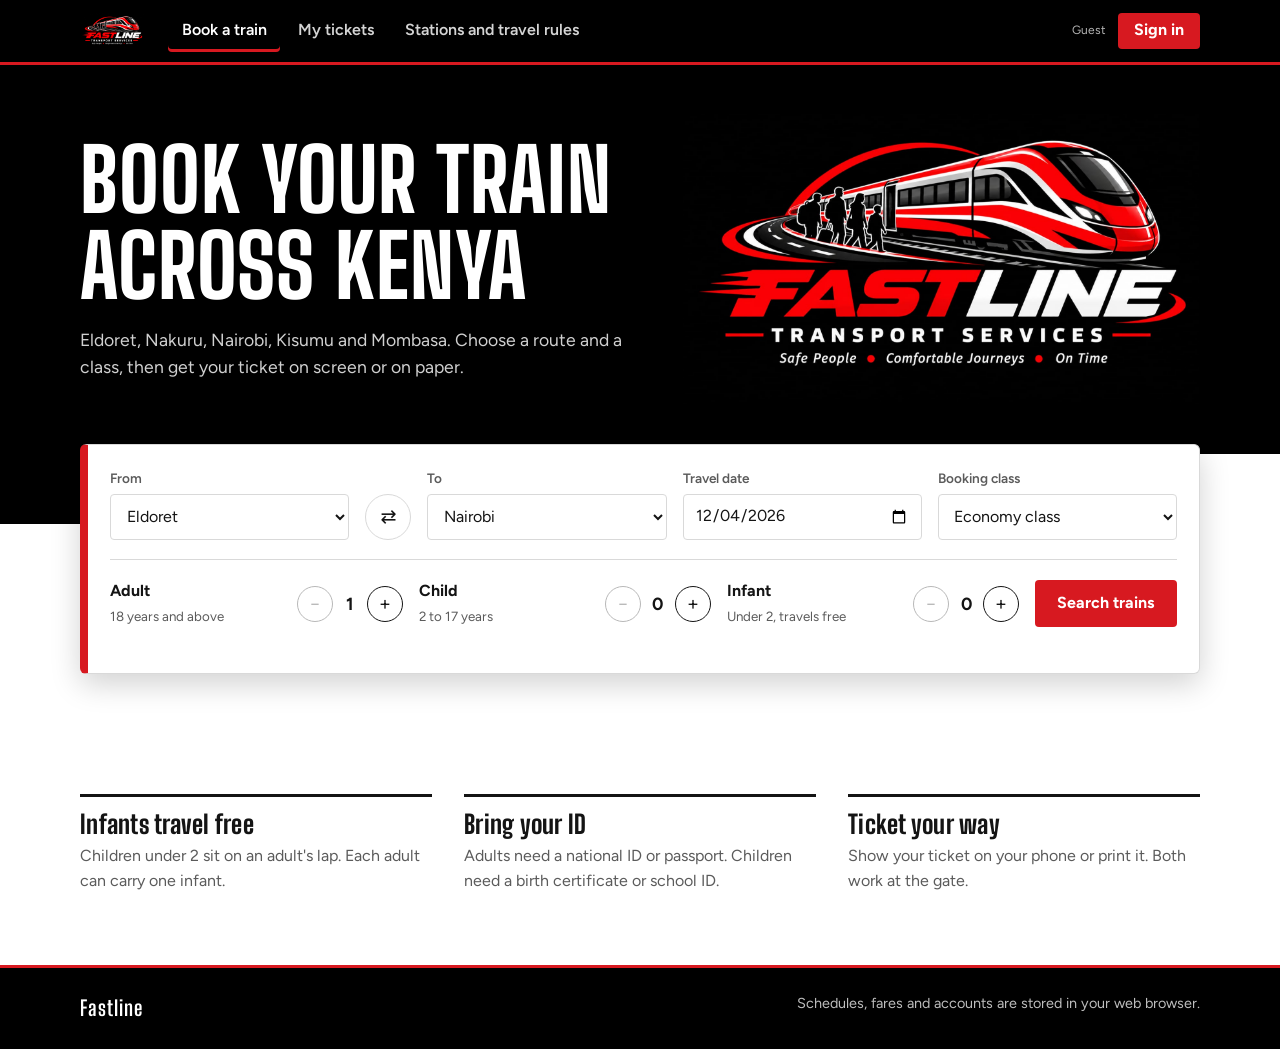
<file: index.html>
<!DOCTYPE html>
<html lang="en">
<head>
<meta charset="utf-8">
<meta name="viewport" content="width=device-width, initial-scale=1, viewport-fit=cover">
<title>Fastline - Train booking</title>
<link rel="preconnect" href="https://fonts.googleapis.com">
<link rel="preconnect" href="https://fonts.gstatic.com" crossorigin>
<link href="https://fonts.googleapis.com/css2?family=Big+Shoulders+Display:wght@700;800&family=Figtree:wght@400;500;600;700&display=swap" rel="stylesheet">
<link rel="stylesheet" href="style.css">
</head>
<body>
<header class="top">
  <div class="wrap">
    <button class="logo" data-action="nav" data-view="book" aria-label="Fastline home">
     <img src="logo-wordmark.jpg" alt="Fastline" width="300" height="36">
    </button>
    <nav class="nav" aria-label="Main">
      <button data-action="nav" data-view="book">Book a train</button>
      <button data-action="nav" data-view="tickets">My tickets</button>
      <button data-action="nav" data-view="info">Stations and travel rules</button>
    </nav>
    <div class="acct" id="acct"></div>
  </div>
</header>

<main id="app"></main>

<footer>
  <div class="wrap">
    <b>Fastline</b>
    <span>Schedules, fares and accounts  are  stored in your web browser.</span>
  </div>
</footer>

<dialog id="authDlg" aria-labelledby="authTitle"><div class="dlg" id="authBody"></div></dialog>
<div class="toast" id="toast" role="status" aria-live="polite"></div>

<script src="app.js"></script>
</body>
</html>
</file>
<file: style.css>
:root{
  --red:#d71920; --red-d:#a80f15; --red-text:#c4121a;
  --bg:#ffffff; --ink:#141414; --muted:#5b5b5b; --surface:#f3f3f3; --line:#d9d9d9; --card:#ffffff;
  --btn-dark-bg:#000; --btn-dark-fg:#fff;
  --display:"Big Shoulders Display","Arial Narrow",Impact,sans-serif;
  --body:"Figtree",system-ui,-apple-system,"Segoe UI",Roboto,sans-serif;
  box-sizing:border-box;
  padding-top:env(safe-area-inset-top,0px);
  padding-bottom:env(safe-area-inset-bottom,0px);
  color-scheme:light;
}
@media (prefers-color-scheme: dark){
  :root:not([data-theme="light"]){
    --bg:#101010; --ink:#f2f2f2; --muted:#adadad; --surface:#1b1b1b; --line:#343434; --card:#181818;
    --red-text:#ff6a70; --btn-dark-bg:#fff; --btn-dark-fg:#000; color-scheme:dark;
  }
}
:root[data-theme="dark"]{
  --bg:#101010; --ink:#f2f2f2; --muted:#adadad; --surface:#1b1b1b; --line:#343434; --card:#181818;
  --red-text:#ff6a70; --btn-dark-bg:#fff; --btn-dark-fg:#000; color-scheme:dark;
}
*,*::before,*::after{box-sizing:inherit}
html{scroll-padding-top:calc(env(safe-area-inset-top,0px) + 90px)}
body{margin:0;background:var(--bg);color:var(--ink);font:16px/1.55 var(--body);-webkit-text-size-adjust:100%}
h1,h2,h3{font-family:var(--display);font-weight:800;line-height:1;margin:0;letter-spacing:.01em}
p{margin:0}
button,input,select{font:inherit;color:inherit}
:focus-visible{outline:3px solid var(--red);outline-offset:2px}
.wrap{width:min(1120px,100% - 2rem);margin-inline:auto}

/* header */
.top{position:sticky;top:env(safe-area-inset-top,0px);z-index:30;background:#000;color:#fff;border-bottom:3px solid var(--red)}
.top .wrap{display:flex;flex-wrap:wrap;align-items:center;gap:.5rem 1.5rem;padding-block:.6rem}
.logo{display:flex;align-items:center;gap:.65rem;color:#fff;text-decoration:none;font-family:var(--display);font-weight:800;font-size:1.9rem;letter-spacing:.04em;text-transform:uppercase;background:none;border:0;cursor:pointer;padding:0}
.logo{max-width:100%}
.logo img{display:block;height:36px;width:auto;max-width:100%;object-fit:contain;mix-blend-mode:lighten}
.nav{display:flex;gap:.25rem;margin-right:auto;overflow-x:auto}
.nav button{background:none;border:0;color:#d4d4d4;padding:.55rem .85rem;border-radius:4px;cursor:pointer;font-weight:600;white-space:nowrap}
.nav button:hover{color:#fff}
.nav button[aria-current="page"]{color:#fff;box-shadow:inset 0 -3px 0 var(--red)}
.acct{display:flex;align-items:center;gap:.75rem}
.who{display:flex;flex-direction:column;line-height:1.15;text-align:right}
.who small{color:#b5b5b5;font-size:.75rem}
.who b{font-size:.95rem}
.link{background:none;border:0;color:inherit;text-decoration:underline;cursor:pointer;padding:.25rem}
.acct .link{color:#fff}

/* buttons / fields */
.btn{display:inline-flex;align-items:center;justify-content:center;gap:.5rem;min-height:46px;padding:.7rem 1.4rem;background:var(--red);color:#fff;border:0;border-radius:4px;font-weight:700;cursor:pointer;text-decoration:none}
.btn:hover{background:var(--red-d)}
.btn:disabled{background:#4a4a4a;color:#bdbdbd;cursor:not-allowed}
.btn.sm{min-height:36px;padding:.35rem 1rem}
.btn.dark{background:var(--btn-dark-bg);color:var(--btn-dark-fg)}
.btn.dark:hover{opacity:.85}
.btn.ghost{background:transparent;color:var(--ink);box-shadow:inset 0 0 0 1.5px var(--ink)}
.btn.ghost:hover{background:var(--surface)}
.btn.block{width:100%}
.fld{display:flex;flex-direction:column;gap:.3rem;min-width:0}
.fld>span{font-size:.85rem;font-weight:600;color:var(--muted)}
.fld input,.fld select{width:100%;min-height:46px;padding:.5rem .7rem;background:var(--card);color:var(--ink);border:1.5px solid var(--line);border-radius:4px}
.fld input:hover,.fld select:hover{border-color:var(--muted)}
.fld small{color:var(--muted);font-size:.8rem}
.err{color:var(--red-text);font-weight:600;min-height:1.4em}
.fine{color:var(--muted);font-size:.85rem}

/* hero */
.hero{background:#000;color:#fff;position:relative;overflow:hidden;padding:3rem 0 7.5rem}
.hero::before,.hero::after{content:"";position:absolute;bottom:0;height:70px;transform:skewX(-30deg);animation:slide .9s ease-out both}
.hero::before{right:6%;width:38%;background:var(--red)}
.hero::after{right:-4%;width:14%;background:#fff;animation-delay:.1s}
@keyframes slide{from{transform:translateX(160px) skewX(-30deg);opacity:0}to{transform:translateX(0) skewX(-30deg);opacity:1}}
.hero-grid{display:grid;grid-template-columns:1.1fr 1fr;gap:2rem;align-items:center}
.hero-logo{display:block;width:100%;height:auto;mix-blend-mode:lighten}
.hero h1{font-size:clamp(2.7rem,7.5vw,5.4rem);max-width:13ch;text-transform:uppercase}
.hero p{margin-top:1rem;max-width:52ch;color:#d0d0d0;font-size:1.1rem}

/* search */
.search{position:relative;z-index:2;margin:-5rem auto 0;width:min(1120px,100% - 2rem);background:var(--card);border:1px solid var(--line);border-left:8px solid var(--red);border-radius:6px;padding:1.4rem;box-shadow:0 10px 30px rgba(0,0,0,.18)}
.route{display:grid;grid-template-columns:1fr auto 1fr 1fr 1fr;gap:1rem;align-items:end}
.swap{width:46px;height:46px;border-radius:50%;border:1.5px solid var(--line);background:var(--card);cursor:pointer;font-size:1.2rem}
.swap:hover{border-color:var(--red);color:var(--red-text)}
.pax-row{display:grid;grid-template-columns:repeat(3,1fr) auto;gap:1rem;align-items:center;margin-top:1.2rem;padding-top:1.2rem;border-top:1px solid var(--line)}
.counter{display:flex;justify-content:space-between;align-items:center;gap:.75rem}
.counter b{display:block}
.counter small{color:var(--muted)}
.stepper{display:flex;align-items:center;gap:.5rem}
.stepper button{width:36px;height:36px;border-radius:50%;border:1.5px solid var(--ink);background:transparent;cursor:pointer;font-size:1.2rem;line-height:1}
.stepper button:disabled{opacity:.3;cursor:not-allowed}
.stepper output{min-width:1.6ch;text-align:center;font-weight:700;font-size:1.1rem}

/* results board */
.section{padding:2.5rem 0}
.board{background:#000;color:#fff;border-radius:6px;overflow:hidden;border:1px solid #2a2a2a}
.board-head{padding:1.2rem 1.4rem;border-bottom:3px solid var(--red);display:flex;flex-wrap:wrap;gap:.4rem 1.5rem;align-items:baseline}
.board-head h2{font-size:2rem;text-transform:uppercase}
.board-head span{color:#bdbdbd}
.trow{display:grid;grid-template-columns:1.1fr .8fr .9fr .8fr 1.2fr 1.1fr;gap:1rem;align-items:center;padding:1rem 1.4rem;border-bottom:1px solid #2a2a2a}
.trow:last-child{border-bottom:0}
.cell small{display:block;color:#a9a9a9;font-size:.8rem}
.cell b{font-family:var(--display);font-size:1.9rem;font-weight:800;line-height:1.05;letter-spacing:.02em}
.cell b.plain{font-family:var(--body);font-size:1.05rem;font-weight:700}
.cell em{font-style:normal;color:#ff6a70;font-size:.8rem;margin-left:.3rem;font-weight:600}
.trow .btn{width:100%}
.trow.off{opacity:.55}
.empty{padding:2rem 1.4rem;color:#d0d0d0}
.low{color:#ff9a9e}

.facts{display:grid;grid-template-columns:repeat(3,1fr);gap:2rem;padding:2.5rem 0}
.facts div{border-top:3px solid var(--ink);padding-top:.9rem}
.facts h3{font-size:1.6rem;margin-bottom:.4rem}
.facts p{color:var(--muted)}

/* steps */
.steps{display:flex;gap:.5rem;list-style:none;margin:0 0 1.5rem;padding:0;flex-wrap:wrap}
.steps li{display:flex;align-items:center;gap:.5rem;padding:.35rem .9rem .35rem .4rem;border-radius:99px;background:var(--surface);color:var(--muted);font-weight:600;font-size:.9rem}
.steps li b{display:grid;place-items:center;width:24px;height:24px;border-radius:50%;background:var(--line);color:var(--ink);font-size:.8rem}
.steps li.on{background:#000;color:#fff}
.steps li.on b{background:var(--red);color:#fff}
.steps li.done b{background:var(--ink);color:var(--bg)}

/* checkout */
.page{padding:2rem 0 3rem}
.page h1{font-size:clamp(2.2rem,5vw,3.2rem);text-transform:uppercase;margin-bottom:1.2rem}
.cols{display:grid;grid-template-columns:1fr 360px;gap:2rem;align-items:start}
.panel{background:var(--card);border:1px solid var(--line);border-radius:6px;padding:1.3rem}
.panel+.panel{margin-top:1.2rem}
.panel h2{font-size:1.6rem;margin-bottom:.9rem;text-transform:uppercase}
fieldset.px{border:1.5px solid var(--line);border-radius:6px;margin:0 0 1rem;padding:1rem}
fieldset.px legend{padding:0 .5rem;font-weight:700}
fieldset.px legend small{font-weight:400;color:var(--muted);margin-left:.5rem}
.grid2{display:grid;grid-template-columns:1fr 1fr;gap:1rem}
.sum{position:sticky;top:calc(env(safe-area-inset-top,0px) + 90px);background:#000;color:#fff;border-radius:6px;border-top:5px solid var(--red);padding:1.3rem}
.sum h2{font-size:2rem;text-transform:uppercase}
.sum dl{margin:1rem 0 0}
.sum dl div{display:flex;justify-content:space-between;gap:1rem;padding:.4rem 0;border-bottom:1px solid #2a2a2a}
.sum dt{color:#b5b5b5}
.sum dd{margin:0;font-weight:600;text-align:right}
.sum .tot{border:0;padding-top:.9rem}
.sum .tot dd{font-family:var(--display);font-size:2rem}
.check{display:flex;gap:.7rem;align-items:flex-start;margin:1rem 0}
.check input{width:20px;height:20px;margin-top:.2rem;accent-color:var(--red)}

/* tickets */
.banner{background:var(--surface);border-left:6px solid var(--red);padding:1rem 1.2rem;border-radius:4px;margin-bottom:1.5rem}
.banner h2{font-size:1.7rem;text-transform:uppercase;margin-bottom:.3rem}
.actions{display:flex;flex-wrap:wrap;gap:.75rem;margin:1rem 0 1.5rem}
.ticket{display:grid;grid-template-columns:1fr 200px;background:#fff;color:#111;border:2px solid #111;border-radius:10px;overflow:hidden;margin-bottom:1.5rem;break-inside:avoid}
.t-head{display:flex;justify-content:space-between;align-items:center;background:#000;color:#fff;padding:.7rem 1.2rem;border-bottom:4px solid var(--red)}
.t-head .b{font-family:var(--display);font-weight:800;font-size:1.6rem;letter-spacing:.06em;text-transform:uppercase}
.t-head .c{background:var(--red);color:#fff;padding:.15rem .7rem;border-radius:3px;font-weight:700}
.t-route{display:flex;align-items:center;gap:1rem;padding:1rem 1.2rem .4rem}
.t-route .pt small{color:#666;display:block;font-size:.78rem}
.t-route .pt strong{font-family:var(--display);font-size:2.2rem;font-weight:800;line-height:1;text-transform:uppercase}
.t-route .ln{flex:1;height:0;border-top:3px dotted #111;position:relative;min-width:30px}
.t-route .ln::after{content:"";position:absolute;right:-2px;top:-8px;border:6px solid transparent;border-left:10px solid var(--red);border-right:0}
.t-grid{display:grid;grid-template-columns:repeat(auto-fit,minmax(150px,1fr));gap:.8rem 1.2rem;padding:.8rem 1.2rem 1rem}
.t-grid small{display:block;color:#666;font-size:.76rem}
.t-grid b{font-size:1rem;overflow-wrap:anywhere}
.t-rules{border-top:1px solid #ccc;padding:.8rem 1.2rem 1rem;font-size:.82rem;color:#333;background:#f7f7f7}
.t-rules h4{margin:0 0 .3rem;font-size:.85rem}
.t-rules ul{margin:0 0 .6rem;padding-left:1.1rem}
.t-stub{border-left:2px dashed #111;padding:1rem;display:flex;flex-direction:column;align-items:center;justify-content:center;gap:.6rem;text-align:center}
.t-stub .no{font-weight:800;letter-spacing:.04em;font-size:1.15rem}
.t-stub small{color:#666}

/* lists */
.bk{display:grid;grid-template-columns:1fr auto;gap:1rem;align-items:center;padding:1rem 0;border-bottom:1px solid var(--line)}
.bk:last-child{border-bottom:0}
.bk h3{font-size:1.5rem;text-transform:uppercase}
.bk p{color:var(--muted)}
.bk .btns{display:flex;gap:.5rem;flex-wrap:wrap}
.tag{display:inline-block;background:var(--surface);padding:.05rem .6rem;border-radius:99px;font-size:.8rem;font-weight:600;color:var(--muted)}
.st-grid{display:grid;grid-template-columns:repeat(auto-fit,minmax(200px,1fr));gap:1rem}
.st{border:1px solid var(--line);border-top:5px solid var(--red);border-radius:6px;padding:1rem;background:var(--card)}
.st h3{font-size:1.7rem;text-transform:uppercase}
.st p{color:var(--muted);font-size:.92rem;margin-top:.3rem}
table{width:100%;border-collapse:collapse}
th,td{text-align:left;padding:.6rem .5rem;border-bottom:1px solid var(--line)}
th{color:var(--muted);font-weight:600;font-size:.85rem}
.lookup{display:flex;gap:.75rem;align-items:flex-end;flex-wrap:wrap}
.lookup .fld{flex:1;min-width:220px}

/* dialog + toast */
dialog{border:0;border-radius:8px;padding:0;width:min(440px,100% - 2rem);background:var(--card);color:var(--ink);border-top:6px solid var(--red)}
dialog::backdrop{background:rgba(0,0,0,.65)}
.dlg{padding:1.4rem;display:grid;gap:1rem}
.dlg-head{display:flex;justify-content:space-between;align-items:center}
.dlg-head h2{font-size:2rem;text-transform:uppercase}
.x{background:none;border:0;font-size:1.8rem;line-height:1;cursor:pointer;padding:.2rem .5rem}
.tabs{display:grid;grid-template-columns:1fr 1fr;border:1.5px solid var(--line);border-radius:4px;overflow:hidden}
.tabs button{background:none;border:0;padding:.6rem;font-weight:600;cursor:pointer}
.tabs button[aria-selected="true"]{background:#000;color:#fff}
.center{justify-self:center}
form.stack{display:grid;gap:.9rem}
.toast{position:fixed;left:50%;bottom:calc(1.2rem + env(safe-area-inset-bottom,0px));transform:translate(-50%,20px);background:#000;color:#fff;border-left:5px solid var(--red);padding:.75rem 1.2rem;border-radius:4px;opacity:0;pointer-events:none;transition:.25s;z-index:60;max-width:calc(100% - 2rem)}
.toast.on{opacity:1;transform:translate(-50%,0)}

footer{background:#000;color:#bdbdbd;padding:1.5rem 0;margin-top:2rem;border-top:3px solid var(--red);font-size:.9rem}
footer .wrap{display:flex;flex-wrap:wrap;justify-content:space-between;gap:.5rem 2rem}
footer b{color:#fff;font-family:var(--display);font-size:1.3rem;letter-spacing:.05em}

@media (max-width:900px){
  .hero-grid{grid-template-columns:1fr}
  .hero-logo{max-width:520px}
  .route{grid-template-columns:1fr 1fr}
  .swap{display:none}
  .pax-row{grid-template-columns:1fr}
  .cols{grid-template-columns:1fr}
  .sum{position:static;order:-1}
  .facts{grid-template-columns:1fr;gap:1.2rem}
  .trow{grid-template-columns:1fr 1fr;gap:.8rem 1rem}
  .trow .act{grid-column:1/-1}
}
@media (max-width:640px){
  .route{grid-template-columns:1fr}
  .grid2{grid-template-columns:1fr}
  .ticket{grid-template-columns:1fr}
  .t-stub{border-left:0;border-top:2px dashed #111;flex-direction:row;flex-wrap:wrap}
  .bk{grid-template-columns:1fr}
  .acct{margin-left:auto}
}
@media (prefers-reduced-motion:reduce){
  *{transition:none!important;animation:none!important}
}
@media print{
  :root{padding:0}
  .top,footer,.hero,.search,.no-print,.steps,.toast{display:none!important}
  body{background:#fff;color:#000}
  .page{padding:0}
  .ticket{border-color:#000;page-break-inside:avoid}
  *{-webkit-print-color-adjust:exact;print-color-adjust:exact}
}
</file>
